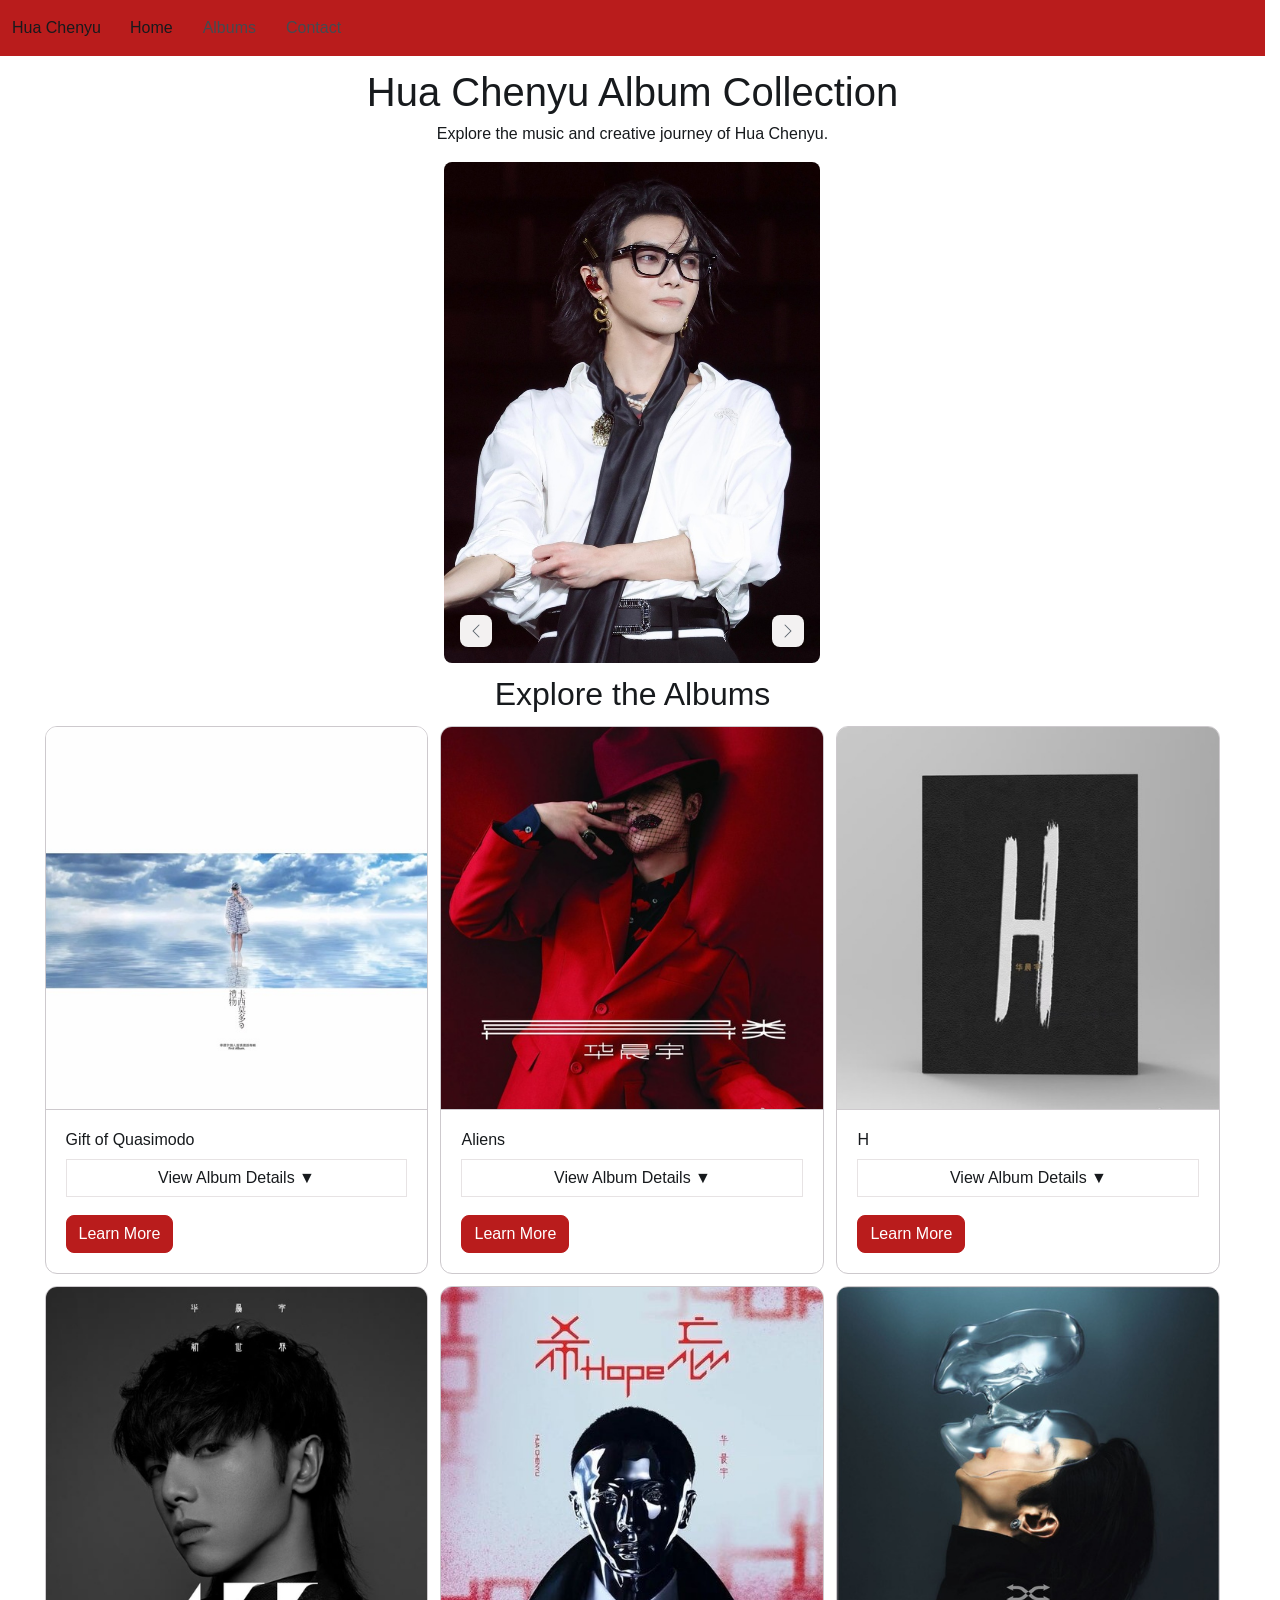
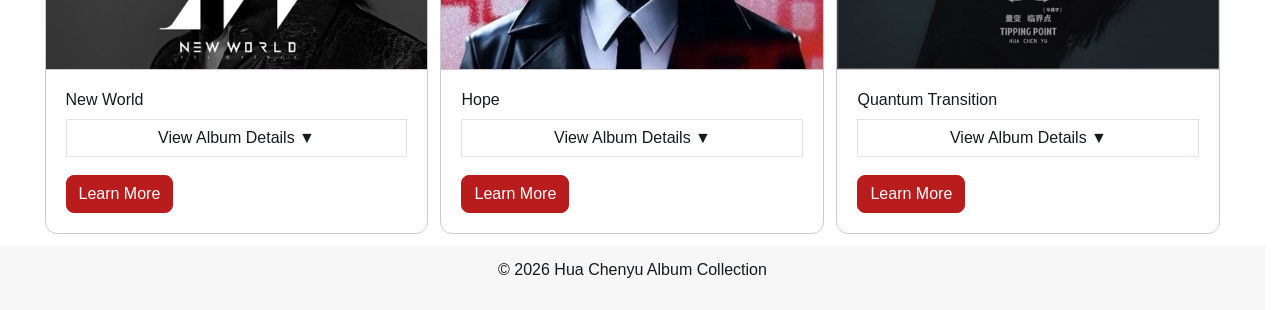
<file: index.html>
<!DOCTYPE html>
<html lang="en">
<head>
    <meta charset="UTF-8">
    <meta name="viewport" content="width=device-width, initial-scale=1.0">
    <title>Hua Chenyu | Album Collection</title>
    <link rel="stylesheet" href="css/bootstrap.min.css">
    <link rel="stylesheet" href="css/style.css">
</head>

<body>
    <header>
        <nav class="navbar md:navbar-expand bg-primary fg-contrast-primary">
            <div class="container-fluid">
                <a class="navbar-brand" href="index.html">
                    Hua Chenyu
                </a>

                <button class="btn-icon navbar-toggler" type="button"
                    data-bs-toggle="drawer"
                    data-bs-target="#navbarMenu"
                    aria-controls="navbarMenu"
                    aria-expanded="false"
                    aria-label="Toggle navigation">
                    <span class="navbar-toggler-icon" aria-hidden="true"></span>
                </button>

                <dialog class="drawer drawer-end" tabindex="-1"
                    id="navbarMenu" aria-labelledby="navbarMenuLabel">
                    <div class="drawer-header">
                        <h2 class="drawer-title" id="navbarMenuLabel">Menu</h2>
                        <button type="button" class="btn-close"
                            data-bs-dismiss="drawer" aria-label="Close"></button>
                    </div>

                    <div class="drawer-body">
                        <ul class="navbar-nav">
                            <li class="nav-item">
                                <a class="nav-link active" aria-current="page"
                                    href="index.html">Home</a>
                            </li>
                            <li class="nav-item">
                                <a class="nav-link" href="#albums">Albums</a>
                            </li>
                            <li class="nav-item">
                                <a class="nav-link" href="contact.html">Contact</a>
                            </li>
                        </ul>
                    </div>
                </dialog>
            </div>
        </nav>
    </header>

    <main class="container mt-4">
        <h1 class="text-center">Hua Chenyu Album Collection</h1>
        <p class="text-center">
            Explore the music and creative journey of Hua Chenyu.
        </p>

        <div class="row mt-4">
            <div class="d-none md:d-block md:col-3 lg:col-4"></div>

            <div class="col-12 md:col-6 lg:col-4">
                <div id="albumCarousel" class="carousel carousel-overlay">

                    <div class="carousel-inner rounded-5">
                        <div class="carousel-item active">
                            <img src="images/banner1.jpg" class="d-block w-100"
                                alt="Hua Chenyu in a promotional portrait">
                        </div>

                        <div class="carousel-item">
                            <img src="images/banner2.jpg" class="d-block w-100"
                                alt="Promotional artwork for a Hua Chenyu album">
                        </div>

                        <div class="carousel-item">
                            <img src="images/banner3.jpg" class="d-block w-100"
                                alt="Scene from a Hua Chenyu magazine with sun">
                        </div>
                    </div>

                    <div class="carousel-overlay-controls">
                        <button class="btn-icon btn-sm btn-subtle theme-secondary"
                            type="button"
                            data-bs-target="#albumCarousel"
                            data-bs-slide="prev">
                            <span class="carousel-icon-prev" aria-hidden="true"></span>
                            <span class="visually-hidden">Previous</span>
                        </button>

                        <button class="btn-icon btn-sm btn-subtle theme-secondary"
                            type="button"
                            data-bs-target="#albumCarousel"
                            data-bs-slide="next">
                            <span class="carousel-icon-next" aria-hidden="true"></span>
                            <span class="visually-hidden">Next</span>
                        </button>
                    </div>
                </div>
            </div>

            <div class="d-none md:d-block md:col-3 lg:col-4"></div>
        </div>

        <section class="mt-4 mb-4" id="albums">
            <h2 class="text-center mb-4">Explore the Albums</h2>
            <div class="row g-4">
                <div class="col-12 md:col-6 lg:col-4">
                    <article class="card h-100">
                        <img src="images/album1.jpg" class="card-img-top"
                            alt="Cover of Gift of Quasimodo">

                        <div class="card-body">
                            <h3 class="card-title h5">Gift of Quasimodo</h3>

                            <details class="accordion-item">
                                <summary class="accordion-header btn-solid theme-secondary">
                                    View Album Details ▼
                                </summary>
                                <div class="accordion-body">
                                    <p>Chinese title: 卡西莫多的礼物</p>
                                    <p>Release year: 2014</p>
                                </div>
                            </details>

                            <button type="button" class="btn-solid theme-primary mt-3"
                                data-bs-toggle="dialog"
                                data-bs-target="#albumDialog1">
                                Learn More
                            </button>
                        </div>

                        <dialog class="dialog" id="albumDialog1"
                            aria-labelledby="albumTitle1">
                            <div class="dialog-header">
                                <h4 class="dialog-title" id="albumTitle1">
                                    Gift of Quasimodo
                                </h4>
                                <button type="button" class="btn-close"
                                    data-bs-dismiss="dialog"
                                    aria-label="Close"></button>
                            </div>

                            <div class="dialog-body">
                                <p>
                                    Released in 2014, this is Hua Chenyu's
                                    first studio album. It introduces his
                                    early musical style and personal expression.
                                </p>
                            </div>

                            <div class="dialog-footer">
                                <button type="button" class="btn-solid theme-primary"
                                    data-bs-dismiss="dialog">Close</button>
                            </div>
                        </dialog>
                    </article>
                </div>

                <div class="col-12 md:col-6 lg:col-4">
                    <article class="card h-100">
                        <img src="images/album2.jpg" class="card-img-top"
                            alt="Cover of Aliens">

                        <div class="card-body">
                            <h3 class="card-title h5">Aliens</h3>

                            <details class="accordion-item">
                                <summary class="accordion-header btn-solid theme-secondary">
                                    View Album Details ▼
                                </summary>
                                <div class="accordion-body">
                                    <p>Chinese title: 异类</p>
                                    <p>Release year: 2015</p>
                                </div>
                            </details>

                            <button type="button" class="btn-solid theme-primary mt-3"
                                data-bs-toggle="dialog"
                                data-bs-target="#albumDialog2">
                                Learn More
                            </button>
                        </div>

                        <dialog class="dialog" id="albumDialog2"
                            aria-labelledby="albumTitle2">
                            <div class="dialog-header">
                                <h4 class="dialog-title" id="albumTitle2">
                                    Aliens
                                </h4>
                                <button type="button" class="btn-close"
                                    data-bs-dismiss="dialog"
                                    aria-label="Close"></button>
                            </div>

                            <div class="dialog-body">
                                <p>
                                    Released in 2015, Aliens is Hua Chenyu's
                                    second studio album. It explores
                                    individuality and self-expression
                                    through energetic music.
                                </p>
                            </div>

                            <div class="dialog-footer">
                                <button type="button" class="btn-solid theme-primary"
                                    data-bs-dismiss="dialog">Close</button>
                            </div>
                        </dialog>
                    </article>
                </div>

                <div class="col-12 md:col-6 lg:col-4">
                    <article class="card h-100">
                        <img src="images/album3.jpg" class="card-img-top"
                            alt="Cover of H">

                        <div class="card-body">
                            <h3 class="card-title h5">H</h3>

                            <details class="accordion-item">
                                <summary class="accordion-header btn-solid theme-secondary">
                                    View Album Details ▼
                                </summary>
                                <div class="accordion-body">
                                    <p>Album title: H</p>
                                    <p>Release year: 2017</p>
                                </div>
                            </details>

                            <button type="button" class="btn-solid theme-primary mt-3"
                                data-bs-toggle="dialog"
                                data-bs-target="#albumDialog3">
                                Learn More
                            </button>
                        </div>

                        <dialog class="dialog" id="albumDialog3"
                            aria-labelledby="albumTitle3">
                            <div class="dialog-header">
                                <h4 class="dialog-title" id="albumTitle3">H</h4>
                                <button type="button" class="btn-close"
                                    data-bs-dismiss="dialog"
                                    aria-label="Close"></button>
                            </div>

                            <div class="dialog-body">
                                <p>
                                    Released in 2017, H is Hua Chenyu's
                                    third studio album. It represents
                                    another stage of his musical journey.
                                </p>
                            </div>

                            <div class="dialog-footer">
                                <button type="button" class="btn-solid theme-primary"
                                    data-bs-dismiss="dialog">Close</button>
                            </div>
                        </dialog>
                    </article>
                </div>

                <div class="col-12 md:col-6 lg:col-4">
                    <article class="card h-100">
                        <img src="images/album4.jpg" class="card-img-top"
                            alt="Cover of New World">

                        <div class="card-body">
                            <h3 class="card-title h5">New World</h3>

                            <details class="accordion-item">
                                <summary class="accordion-header btn-solid theme-secondary">
                                    View Album Details ▼
                                </summary>
                                <div class="accordion-body">
                                    <p>Chinese title: 新世界 NEW WORLD</p>
                                    <p>Release year: 2020</p>
                                </div>
                            </details>

                            <button type="button" class="btn-solid theme-primary mt-3"
                                data-bs-toggle="dialog"
                                data-bs-target="#albumDialog4">
                                Learn More
                            </button>
                        </div>

                        <dialog class="dialog" id="albumDialog4"
                            aria-labelledby="albumTitle4">
                            <div class="dialog-header">
                                <h4 class="dialog-title" id="albumTitle4">
                                    New World
                                </h4>
                                <button type="button" class="btn-close"
                                    data-bs-dismiss="dialog"
                                    aria-label="Close"></button>
                            </div>

                            <div class="dialog-body">
                                <p>
                                    Released in 2020, New World is
                                    Hua Chenyu's fourth studio album.
                                    It explores different emotions
                                    and combines several musical styles.
                                </p>
                            </div>

                            <div class="dialog-footer">
                                <button type="button" class="btn-solid theme-primary"
                                    data-bs-dismiss="dialog">Close</button>
                            </div>
                        </dialog>
                    </article>
                </div>

                <div class="col-12 md:col-6 lg:col-4">
                    <article class="card h-100">
                        <img src="images/album5.jpg" class="card-img-top"
                            alt="Cover of Hope">

                        <div class="card-body">
                            <h3 class="card-title h5">Hope</h3>

                            <details class="accordion-item">
                                <summary class="accordion-header btn-solid theme-secondary">
                                    View Album Details ▼
                                </summary>
                                <div class="accordion-body">
                                    <p>Chinese title: 希忘 Hope</p>
                                    <p>Release year: 2022</p>
                                </div>
                            </details>

                            <button type="button" class="btn-solid theme-primary mt-3"
                                data-bs-toggle="dialog"
                                data-bs-target="#albumDialog5">
                                Learn More
                            </button>
                        </div>

                        <dialog class="dialog" id="albumDialog5"
                            aria-labelledby="albumTitle5">
                            <div class="dialog-header">
                                <h4 class="dialog-title" id="albumTitle5">
                                    Hope
                                </h4>
                                <button type="button" class="btn-close"
                                    data-bs-dismiss="dialog"
                                    aria-label="Close"></button>
                            </div>

                            <div class="dialog-body">
                                <p>
                                    Released in 2022, Hope is Hua Chenyu's
                                    fifth studio album. It focuses on
                                    emotions, relationships, and
                                    personal experiences.
                                </p>
                            </div>

                            <div class="dialog-footer">
                                <button type="button" class="btn-solid theme-primary"
                                    data-bs-dismiss="dialog">Close</button>
                            </div>
                        </dialog>
                    </article>
                </div>

                <div class="col-12 md:col-6 lg:col-4">
                    <article class="card h-100">
                        <img src="images/album6.jpg" class="card-img-top"
                            alt="Cover of Quantum Transition">

                        <div class="card-body">
                            <h3 class="card-title h5">Quantum Transition</h3>

                            <details class="accordion-item">
                                <summary class="accordion-header btn-solid theme-secondary">
                                    View Album Details ▼
                                </summary>
                                <div class="accordion-body">
                                    <p>Chinese title: 量变临界点</p>
                                    <p>Release year: 2025</p>
                                </div>
                            </details>

                            <button type="button" class="btn-solid theme-primary mt-3"
                                data-bs-toggle="dialog"
                                data-bs-target="#albumDialog6">
                                Learn More
                            </button>
                        </div>

                        <dialog class="dialog" id="albumDialog6"
                            aria-labelledby="albumTitle6">
                            <div class="dialog-header">
                                <h4 class="dialog-title" id="albumTitle6">
                                    Quantum Transition
                                </h4>
                                <button type="button" class="btn-close"
                                    data-bs-dismiss="dialog"
                                    aria-label="Close"></button>
                            </div>

                            <div class="dialog-body">
                                <p>
                                    Released in 2025, this is Hua Chenyu's
                                    sixth studio album. It explores life,
                                    emotions, and self-discovery through music.
                                </p>
                            </div>

                            <div class="dialog-footer">
                                <button type="button" class="btn-solid theme-primary"
                                    data-bs-dismiss="dialog">Close</button>
                            </div>
                        </dialog>
                    </article>
                </div>

            </div>
        </section>
    </main>
    

    <footer class="bg-1 text-center p-4">
        <p>© 2026 Hua Chenyu Album Collection</p>
    </footer>

    <script type="module" src="js/bootstrap.bundle.min.js"></script>
</body>
</html>
</file>
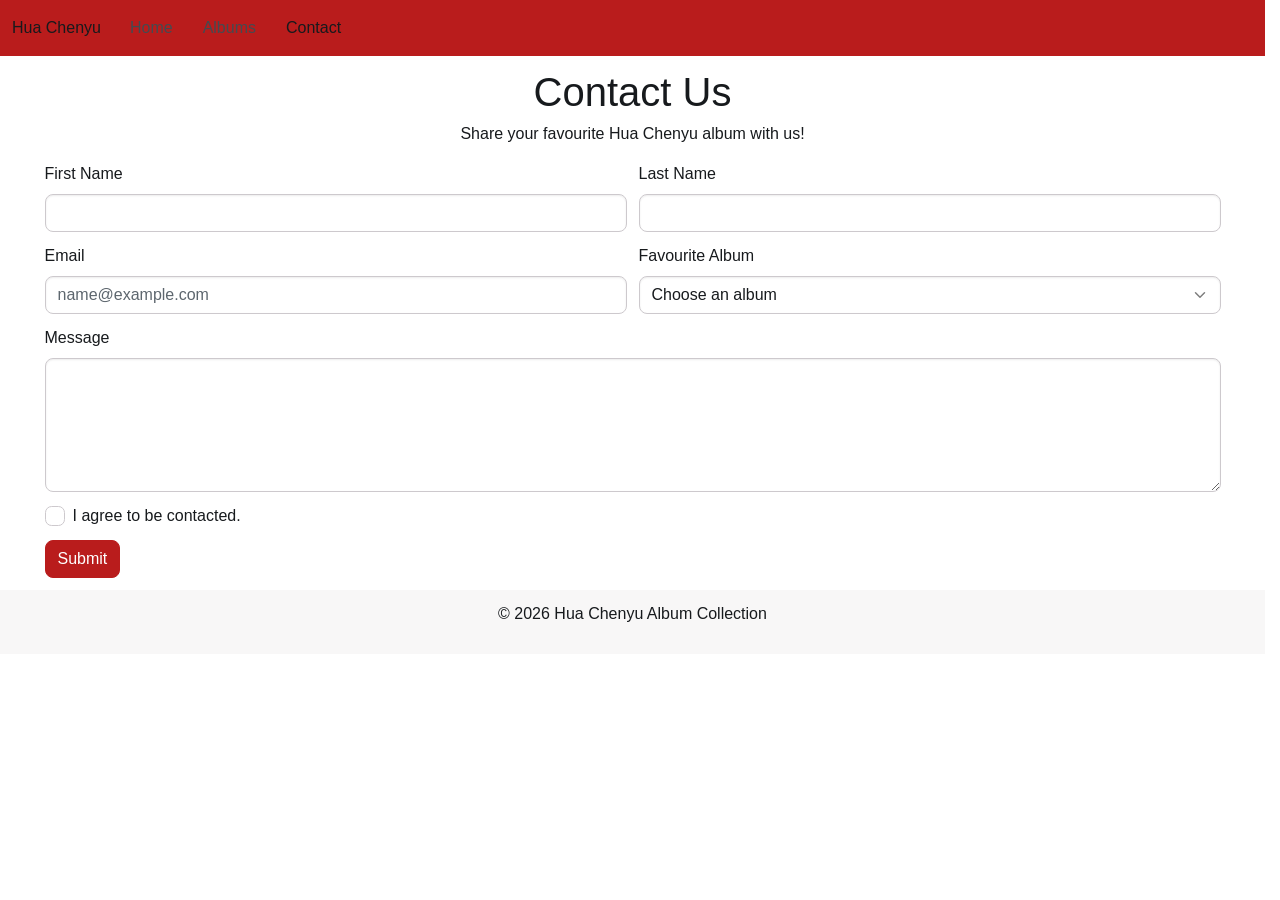
<file: contact.html>
<!DOCTYPE html>
<html lang="en">
<head>
    <meta charset="UTF-8">
    <meta name="viewport" content="width=device-width, initial-scale=1.0">
    <title>Contact | Hua Chenyu Album Collection</title>
    <link rel="stylesheet" href="css/bootstrap.min.css">
    <link rel="stylesheet" href="css/style.css">
</head>

<body>
    <header>
        <nav class="navbar md:navbar-expand bg-1 fg-2">
            <div class="container-fluid">
                <a class="navbar-brand" href="index.html">
                    Hua Chenyu
                </a>

                <button class="btn-icon navbar-toggler" type="button"
                    data-bs-toggle="drawer"
                    data-bs-target="#navbarMenu"
                    aria-controls="navbarMenu"
                    aria-expanded="false"
                    aria-label="Toggle navigation">
                    <span class="navbar-toggler-icon" aria-hidden="true"></span>
                </button>

                <dialog class="drawer drawer-end" tabindex="-1"
                    id="navbarMenu" aria-labelledby="navbarMenuLabel">
                    <div class="drawer-header">
                        <h2 class="drawer-title" id="navbarMenuLabel">Menu</h2>
                        <button type="button" class="btn-close"
                            data-bs-dismiss="drawer" aria-label="Close"></button>
                    </div>

                    <div class="drawer-body">
                        <ul class="navbar-nav">
                            <li class="nav-item">
                                <a class="nav-link"
                                    href="index.html">Home</a>
                            </li>
                            <li class="nav-item">
                                <a class="nav-link"
                                    href="index.html#albums">Albums
                                </a>
                            </li>
                            <li class="nav-item">
                                <a class="nav-link active" aria-current="page"
                                    href="contact.html">Contact
                                </a>
                            </li>
                        </ul>
                    </div>
                </dialog>
            </div>
        </nav>
    </header>

    <main class="container mt-4 mb-4">
        <h1 class="text-center">
            Contact Us
        </h1>
        <p class="text-center">
            Share your favourite Hua Chenyu album with us!
        </p>

        <form>
            <div class="row g-4">
                <div class="col-12 md:col-6">
                    <div class="form-field">
                        <label for="firstName" class="form-label">
                            First Name
                        </label>
                        <input type="text" class="form-control"
                            id="firstName" name="firstName" required>
                    </div>
                </div>

                <div class="col-12 md:col-6">
                    <div class="form-field">
                        <label for="lastName" class="form-label">
                            Last Name
                        </label>
                        <input type="text" class="form-control"
                            id="lastName" name="lastName" required>
                    </div>
                </div>

                <div class="col-12 md:col-6">
                    <div class="form-field">
                        <label for="email" class="form-label">
                            Email
                        </label>
                        <input type="email" class="form-control"
                            id="email" name="email"
                            placeholder="name@example.com" required>
                    </div>
                </div>

                <div class="col-12 md:col-6">
                    <div class="form-field">
                        <label for="favouriteAlbum" class="form-label">
                            Favourite Album
                        </label>
                        <select class="form-control"
                            id="favouriteAlbum" name="favouriteAlbum" required>
                            <option value="">Choose an album</option>
                            <option value="gift">Gift of Quasimodo</option>
                            <option value="aliens">Aliens</option>
                            <option value="h">H</option>
                            <option value="newworld">New World</option>
                            <option value="hope">Hope</option>
                            <option value="quantum">Quantum Transition</option>
                            <option value="other">Other</option>
                        </select>
                    </div>
                </div>

                <div class="col-12">
                    <div class="form-field">
                        <label for="message" class="form-label">
                            Message
                        </label>
                        <textarea class="form-control"
                            id="message" name="message"
                            rows="5" required></textarea>
                    </div>
                </div>

                <div class="col-12">
                    <div class="form-field">
                        <input type="checkbox" class="check"
                            id="consent" name="consent" required>
                        <label for="consent">
                            I agree to be contacted.
                        </label>
                    </div>
                </div>

                <div class="col-12">
                    <button type="submit" class="btn-solid theme-primary">
                        Submit
                    </button>
                </div>
            </div>
        </form>
    </main>
    
    <footer class="bg-1 text-center p-4">
        <p>© 2026 Hua Chenyu Album Collection</p>
    </footer>

    <script type="module" src="js/bootstrap.bundle.min.js"></script>

</body>
</html>
</file>
<file: css/style.css>
:root {
    --bs-primary-bg: #b91c1c;
    --bs-primary-fg: #b91c1c;
    --bs-primary-fg-emphasis: #991b1b;
    --bs-primary-border: #b91c1c;
    --bs-primary-focus-ring: #b91c1c;
    --bs-primary-contrast: #ffffff;
}

.btn-solid.theme-primary {
    --bs-theme-bg: #b91c1c;
    --bs-theme-border: #b91c1c;
    --bs-theme-contrast: #ffffff;
}

.navbar {
    background-color: #b91c1c;
}
</file>
